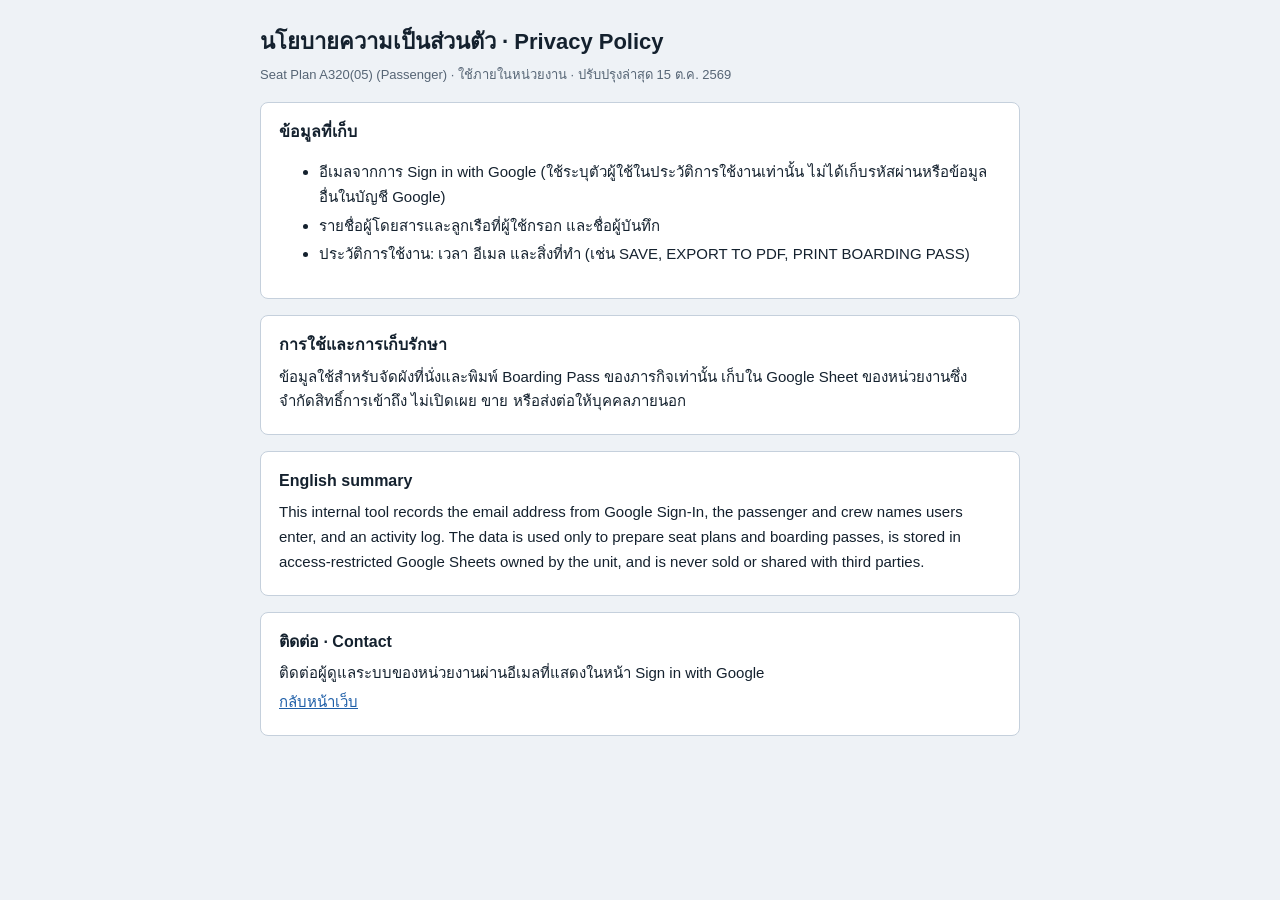
<file: privacy.html>
<!doctype html>
<html lang="th">
<head>
<meta charset="utf-8">
<meta name="viewport" content="width=device-width, initial-scale=1">
<title>Privacy Policy · Seat Plan A320(05)</title>
<style>
:root{--bg:#eef2f6;--panel:#fff;--ink:#14212e;--muted:#566575;--line:#c5d0dc;color-scheme:light}
@media (prefers-color-scheme: dark){:root{--bg:#0e151c;--panel:#17212b;--ink:#e6edf4;--muted:#9aa9b8;--line:#33455a;color-scheme:dark}}
body{margin:0;background:var(--bg);color:var(--ink);font:15px/1.65 "IBM Plex Sans Thai","Noto Sans Thai",Tahoma,sans-serif}
main{max-width:760px;margin:0 auto;padding:24px 16px 48px}
section{background:var(--panel);border:1px solid var(--line);border-radius:8px;padding:16px 18px;margin-top:16px}
h1{font-size:22px;margin:0}h2{font-size:16px;margin:0 0 6px}p,li{margin:4px 0}.muted{color:var(--muted);font-size:13px}
a{color:#1f5fa8}
</style>
</head>
<body>
<main>
<h1>นโยบายความเป็นส่วนตัว · Privacy Policy</h1>
<p class="muted">Seat Plan A320(05) (Passenger) · ใช้ภายในหน่วยงาน · ปรับปรุงล่าสุด 15 ต.ค. 2569</p>

<section>
<h2>ข้อมูลที่เก็บ</h2>
<ul>
<li>อีเมลจากการ Sign in with Google (ใช้ระบุตัวผู้ใช้ในประวัติการใช้งานเท่านั้น ไม่ได้เก็บรหัสผ่านหรือข้อมูลอื่นในบัญชี Google)</li>
<li>รายชื่อผู้โดยสารและลูกเรือที่ผู้ใช้กรอก และชื่อผู้บันทึก</li>
<li>ประวัติการใช้งาน: เวลา อีเมล และสิ่งที่ทำ (เช่น SAVE, EXPORT TO PDF, PRINT BOARDING PASS)</li>
</ul>
</section>

<section>
<h2>การใช้และการเก็บรักษา</h2>
<p>ข้อมูลใช้สำหรับจัดผังที่นั่งและพิมพ์ Boarding Pass ของภารกิจเท่านั้น เก็บใน Google Sheet ของหน่วยงานซึ่งจำกัดสิทธิ์การเข้าถึง ไม่เปิดเผย ขาย หรือส่งต่อให้บุคคลภายนอก</p>
</section>

<section>
<h2>English summary</h2>
<p>This internal tool records the email address from Google Sign-In, the passenger and crew names users enter, and an activity log. The data is used only to prepare seat plans and boarding passes, is stored in access-restricted Google Sheets owned by the unit, and is never sold or shared with third parties.</p>
</section>

<section>
<h2>ติดต่อ · Contact</h2>
<p>ติดต่อผู้ดูแลระบบของหน่วยงานผ่านอีเมลที่แสดงในหน้า Sign in with Google</p>
<p><a href="./">กลับหน้าเว็บ</a></p>
</section>
</main>
</body>
</html>
</file>
